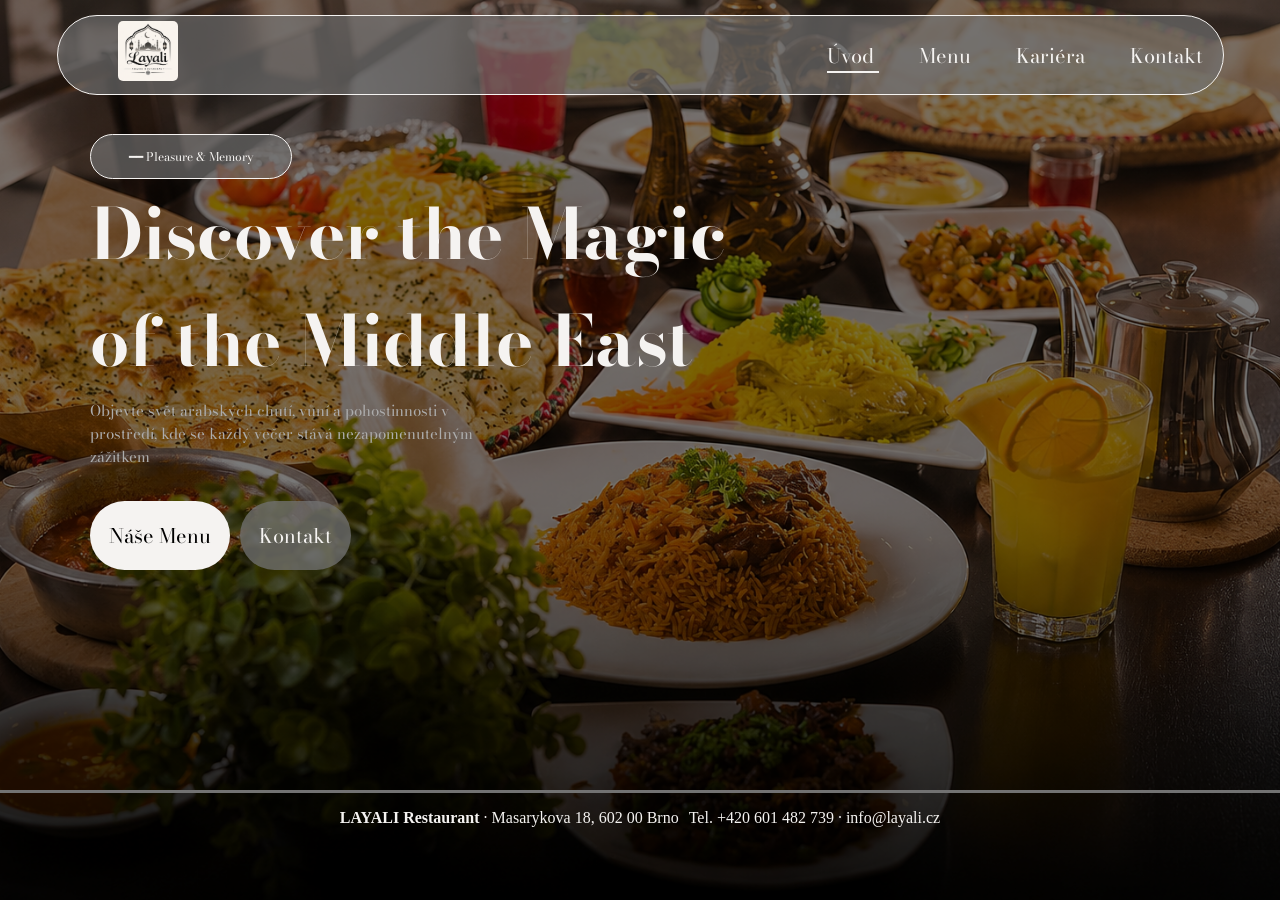
<file: index.html>
<!DOCTYPE html>
<html lang="cs">
<head>
    <meta charset="UTF-8">
    <meta name="viewport" content="width=device-width, initial-scale=1.0">
    <link href="https://fonts.googleapis.com/css2?family=Bodoni+Moda:opsz,wght@6..96,400&display=swap" rel="stylesheet">
    <title>Úvod / Layali</title>
    <link rel="stylesheet" href="layali.css">
    <link rel="icon" href="logo.png">
</head>
<body>
    <div id="pozadi">
        <img src="arab1.png">
    </div>
    <div id="nav">
        <a href="index.html" class="logo"><img src="logo.png" width="60px" ></a>
        <div class="nav2">
            <a  href="index.html" class="oznaceni"> Úvod </a>
            <a href="menu.html"> Menu </a>
            <a href="kariera.html"> Kariéra </a>
            <a href="kontakt.html"> Kontakt </a>
        </div>
    </div>
    <br>
    
    <div class="hlv">
        <div class="deko"> <p> ━━  Pleasure & Memory</p></div>
        <div id="slogan"><h1> Discover the Magic of the Middle East</h1></div>
        <div class="slogan2"><h2> Objevte svět arabských chutí, vůní a pohostinnosti v prostředí, kde se každý večer stává nezapomenutelným zážitkem</h2></div>
    </div>
    <div class="tlk1">
        <div class="tlk2"><a href="menu.html"><p> Náše Menu </p></a></div>
        <div class="tlk3"><a href="kontakt.html"><p> Kontakt </p></a></div>
    </div>
    <div class="foter">
        <footer>
            <p><strong>LAYALI Restaurant</strong> · Masarykova 18, 602 00 Brno</p>
            <p>Tel. <a href="tel:+420601482739">+420 601 482 739</a> ·
            <a href="mailto:info@layali.cz">info@layali.cz</a></p>
        </footer>
    </div>
</body>
</html>
</file>
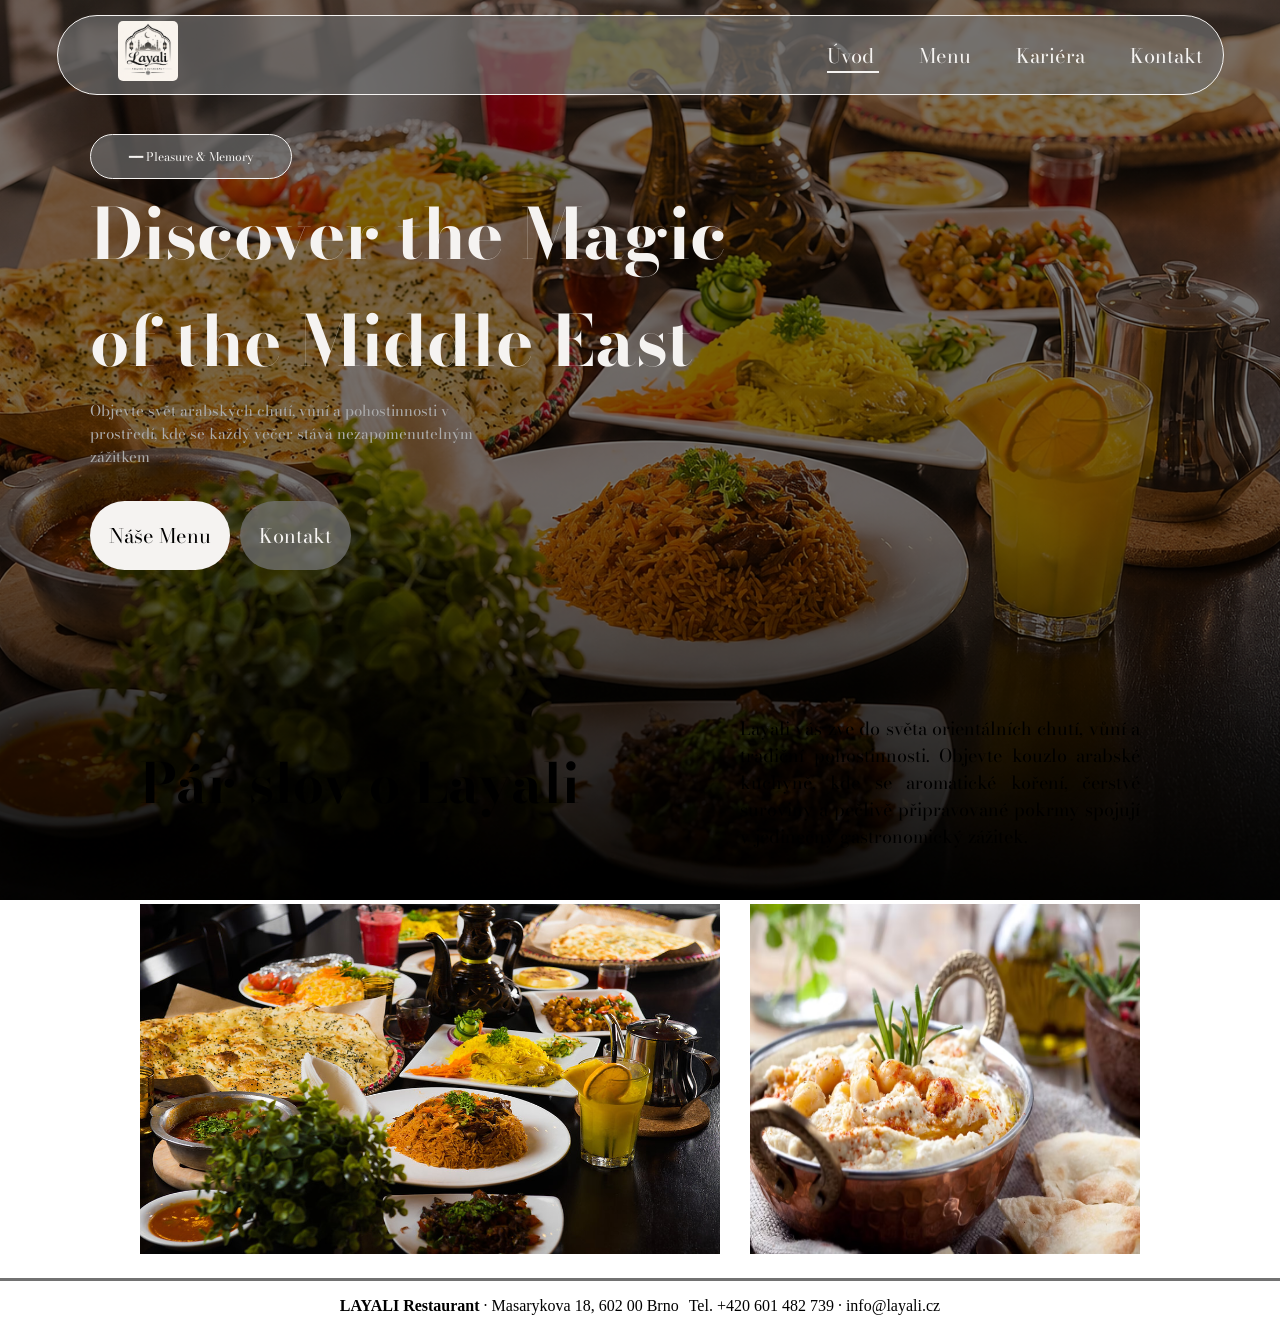
<file: index 1.html>
<!DOCTYPE html>
<html lang="cs">
<head>
    <meta charset="UTF-8">
    <meta name="viewport" content="width=device-width, initial-scale=1.0">
    <link href="https://fonts.googleapis.com/css2?family=Bodoni+Moda:opsz,wght@6..96,400&display=swap" rel="stylesheet">
    <title>Úvod / Layali</title>
    <link rel="stylesheet" href="layali.css">
    <link rel="icon" href="logo.png">
</head>
<body>
    <div id="pozadi">
        <img src="arab1.png">
    </div>
    <div id="nav">
        <a href="index.html" class="logo"><img src="logo.png" width="60px" ></a>
        <div class="nav2">
            <a  href="index.html" class="oznaceni"> Úvod </a>
            <a href="menu.html"> Menu </a>
            <a href="kariera.html"> Kariéra </a>
            <a href="kontakt.html"> Kontakt </a>
        </div>
    </div>
    <br>
    
    <div class="hlv">
        <div class="deko"> <p> ━━  Pleasure & Memory</p></div>
        <div id="slogan"><h1> Discover the Magic of the Middle East</h1></div>
        <div class="slogan2"><h2> Objevte svět arabských chutí, vůní a pohostinnosti v prostředí, kde se každý večer stává nezapomenutelným zážitkem</h2></div>
    </div>
    <div class="tlk1">
        <div class="tlk2"><a href="menu.html"><p> Náše Menu </p></a></div>
        <div class="tlk3"><a href="kontakt.html"><p> Kontakt </p></a></div>
    </div>
    <br>
    <br>
    <br>
    <br>

    <div class="hlv2">
        <h3> Pár slov o Layali </h3>
        <p>
        Layali vás zve do světa orientálních chutí, vůní a tradiční
        pohostinnosti. Objevte kouzlo arabské kuchyně, kde se aromatické
        koření, čerstvé suroviny a pečlivě připravované pokrmy spojují
        v jedinečný gastronomický zážitek.
        </p>
    </div>
    <br>
    <div class="hlv2">
        <img src="arab.png" height="350" width="580">
        <img src="humu.png" height="350" width="390">        
    </div>
    <br>
    <footer>
        <p><strong>LAYALI Restaurant</strong> · Masarykova 18, 602 00 Brno</p>
        <p>Tel. <a href="tel:+420601482739">+420 601 482 739</a> ·
        <a href="mailto:info@layali.cz">info@layali.cz</a></p>
    </footer>
</body>
</html>
</file>
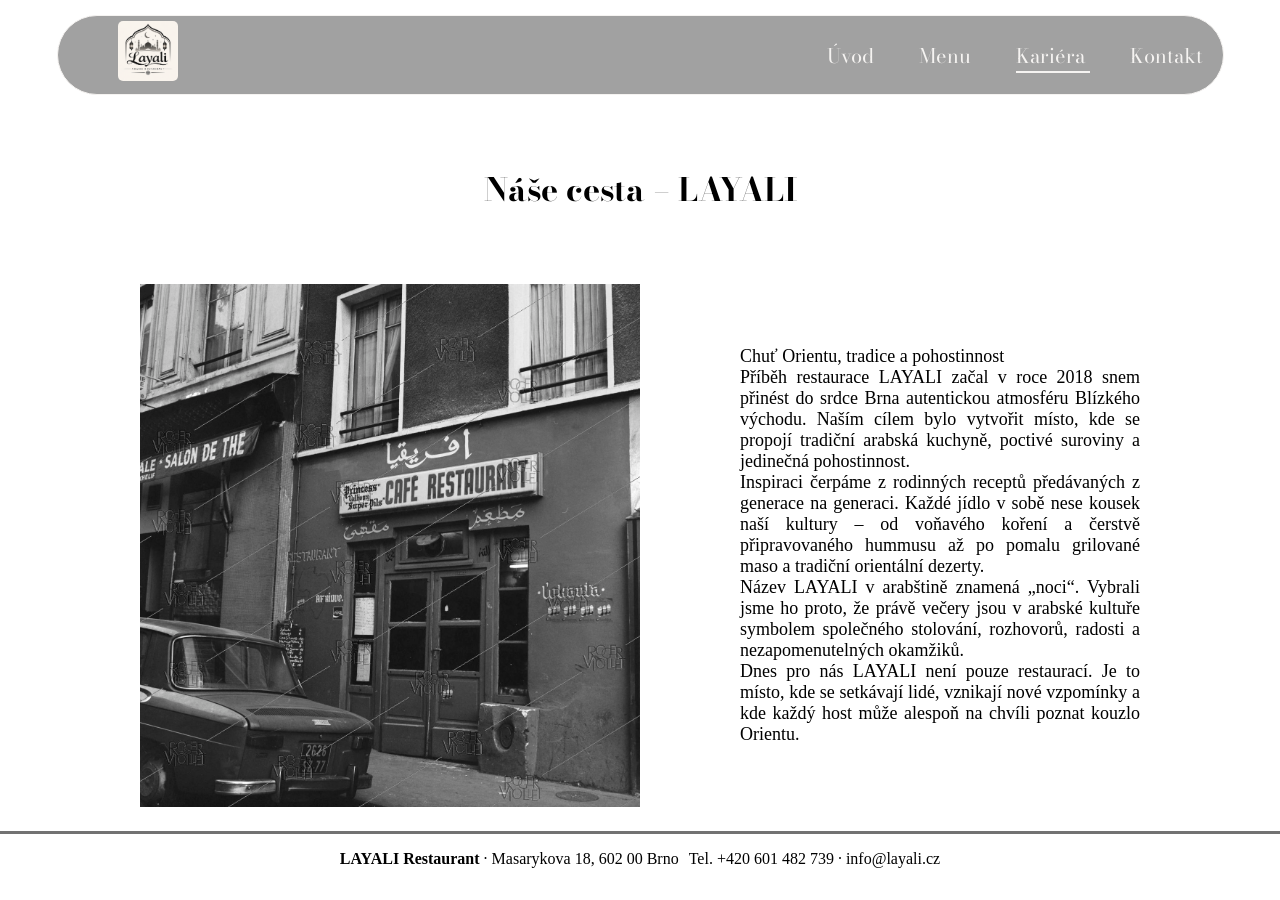
<file: kariera.html>
<!DOCTYPE html>
<html lang="cs">
<head>
    <meta charset="UTF-8">
    <meta name="viewport" content="width=device-width, initial-scale=1.0">
    <link href="https://fonts.googleapis.com/css2?family=Bodoni+Moda:opsz,wght@6..96,400&display=swap" rel="stylesheet">
    <title>Úvod / Layali</title>
    <link rel="stylesheet" href="layali.css">
    <link rel="icon" href="logo.png">
</head>
<body>
    <div id="nav">
        <a href="index.html" class="logo"><img src="logo.png" width="60px" ></a>
        <div class="nav2">
            <a  href="index.html" > Úvod </a>
            <a href="menu.html"> Menu </a>
            <a href="kariera.html" class="oznaceni"> Kariéra </a>
            <a href="kontakt.html"> Kontakt </a>
        </div>
    </div>

    <div class="nad-cesta"><h1>Náše cesta – LAYALI</h1></div>
    <div class="cesta">
        <img src="history.png" width="500">
        <p>
            Chuť Orientu, tradice a pohostinnost
            <br>
            Příběh restaurace LAYALI začal v roce 2018 snem přinést do srdce Brna autentickou atmosféru Blízkého východu. Naším cílem bylo vytvořit místo, kde se propojí tradiční arabská kuchyně, poctivé suroviny a jedinečná pohostinnost.
            <br>
            Inspiraci čerpáme z rodinných receptů předávaných z generace na generaci. Každé jídlo v sobě nese kousek naší kultury – od voňavého koření a čerstvě připravovaného hummusu až po pomalu grilované maso a tradiční orientální dezerty.
            <br>
            Název LAYALI v arabštině znamená „noci“. Vybrali jsme ho proto, že právě večery jsou v arabské kultuře symbolem společného stolování, rozhovorů, radosti a nezapomenutelných okamžiků.
            <br>
            Dnes pro nás LAYALI není pouze restaurací. Je to místo, kde se setkávají lidé, vznikají nové vzpomínky a kde každý host může alespoň na chvíli poznat kouzlo Orientu.
        </p>
    </div>
    <br>
    <footer>
        <p><strong>LAYALI Restaurant</strong> · Masarykova 18, 602 00 Brno</p>
        <p>Tel. <a href="tel:+420601482739">+420 601 482 739</a> ·
        <a href="mailto:info@layali.cz">info@layali.cz</a></p>
    </footer>

</body>
</file>
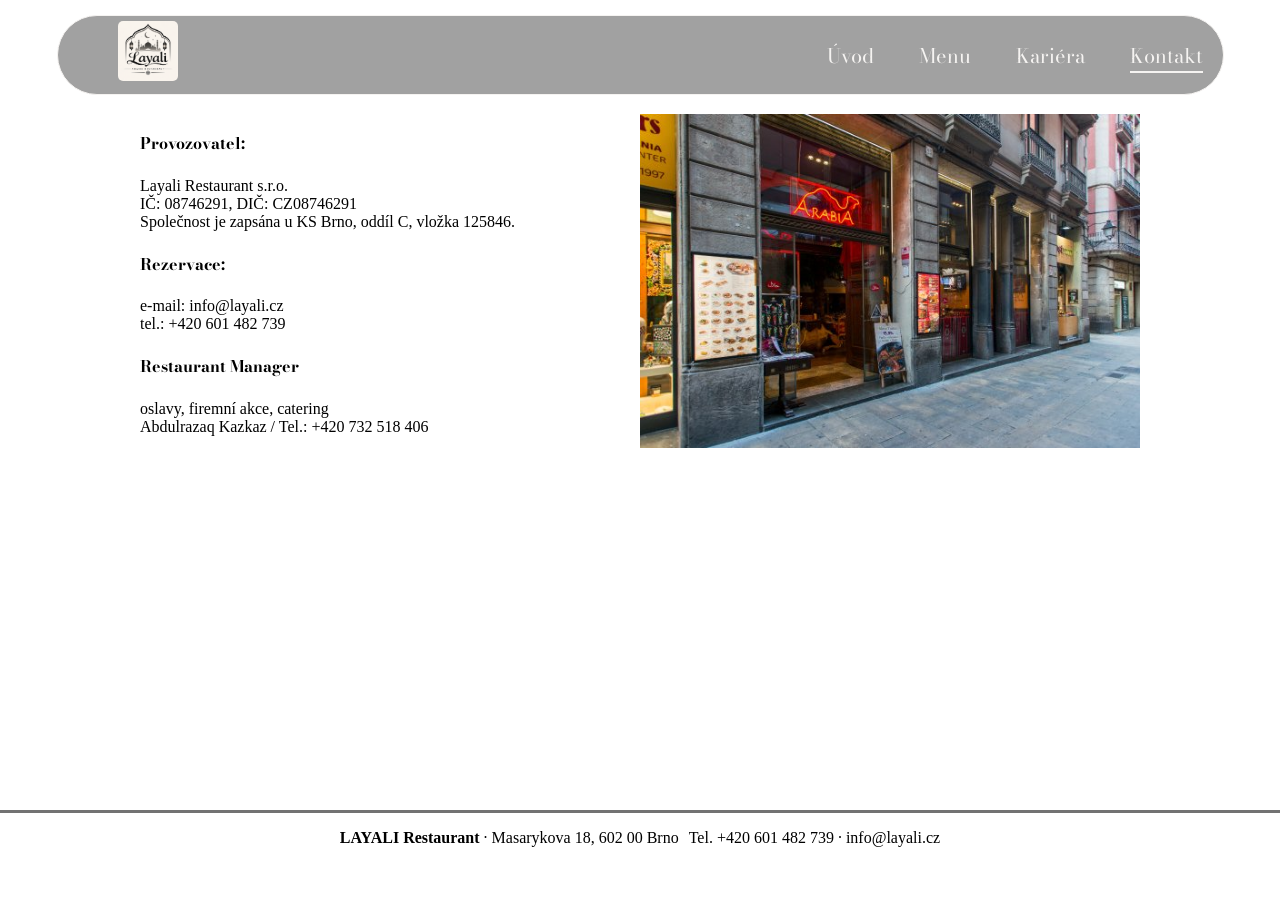
<file: kontakt 1.html>
<!DOCTYPE html>
<html lang="cs">
<head>
    <meta charset="UTF-8">
    <meta name="viewport" content="width=device-width, initial-scale=1.0">
    <link href="https://fonts.googleapis.com/css2?family=Bodoni+Moda:opsz,wght@6..96,400&display=swap" rel="stylesheet">
    <title>Úvod / Layali</title>
    <link rel="stylesheet" href="layali.css">
    <link rel="icon" href="logo.png">
</head>
<body>  
    <div id="nav">
        <a href="index.html" class="logo"><img src="logo.png" width="60px" ></a>
        <div class="nav2">
            <a  href="index.html"> Úvod </a>
            <a href="menu.html"> Menu </a>
            <a href="kariera.html"> Kariéra </a>
            <a href="kontakt.html" class="oznaceni"> Kontakt </a>
        </div>
    </div>
    <div class="info">
        <div class="info2">
            <h4> Provozovatel:</h4>
            <p>
                Layali Restaurant s.r.o.<br>
                IČ: 08746291, DIČ: CZ08746291<br>
                Společnost je zapsána u KS Brno, oddíl C, vložka 125846.<br>
            </p>
            <h4> Rezervace: </h4>
            <p>
                e-mail: info@layali.cz<br>
                tel.: +420 601 482 739<br>
            </p>
            <h4> Restaurant Manager </h4>
            <p>
                oslavy, firemní akce, catering<br>
                Abdulrazaq Kazkaz / Tel.: +420 732 518 406
            </p>    
        </div>
        <img src="outside.png" width="500">
    </div>
    <br>
    <div class="mapa">
        <iframe src="https://www.google.com/maps/embed?pb=!1m18!1m12!1m3!1d34858.67332096648!2d19.848767792775806!3d47.04709562926912!2m3!1f0!2f0!3f0!3m2!1i1024!2i768!4f13.1!3m3!1m2!1s0x47416310cf9d3519%3A0x66b62b7e263c1905!2zTGFudGFpIEJpcnRvayAtIEVza8O8dsWRIMOpcyBSZW5kZXp2w6lueWhlbHlzesOtbg!5e0!3m2!1sen!2scz!4v1793916539679!5m2!1sen!2scz" width="900" height="250" style="border:0;" allowfullscreen="" loading="lazy" referrerpolicy="strict-origin-when-cross-origin"></iframe>
    </div>
    <br>
    <footer>
        <p><strong>LAYALI Restaurant</strong> · Masarykova 18, 602 00 Brno</p>
        <p>Tel. <a href="tel:+420601482739">+420 601 482 739</a> ·
        <a href="mailto:info@layali.cz">info@layali.cz</a></p>
    </footer>
</body>
</file>
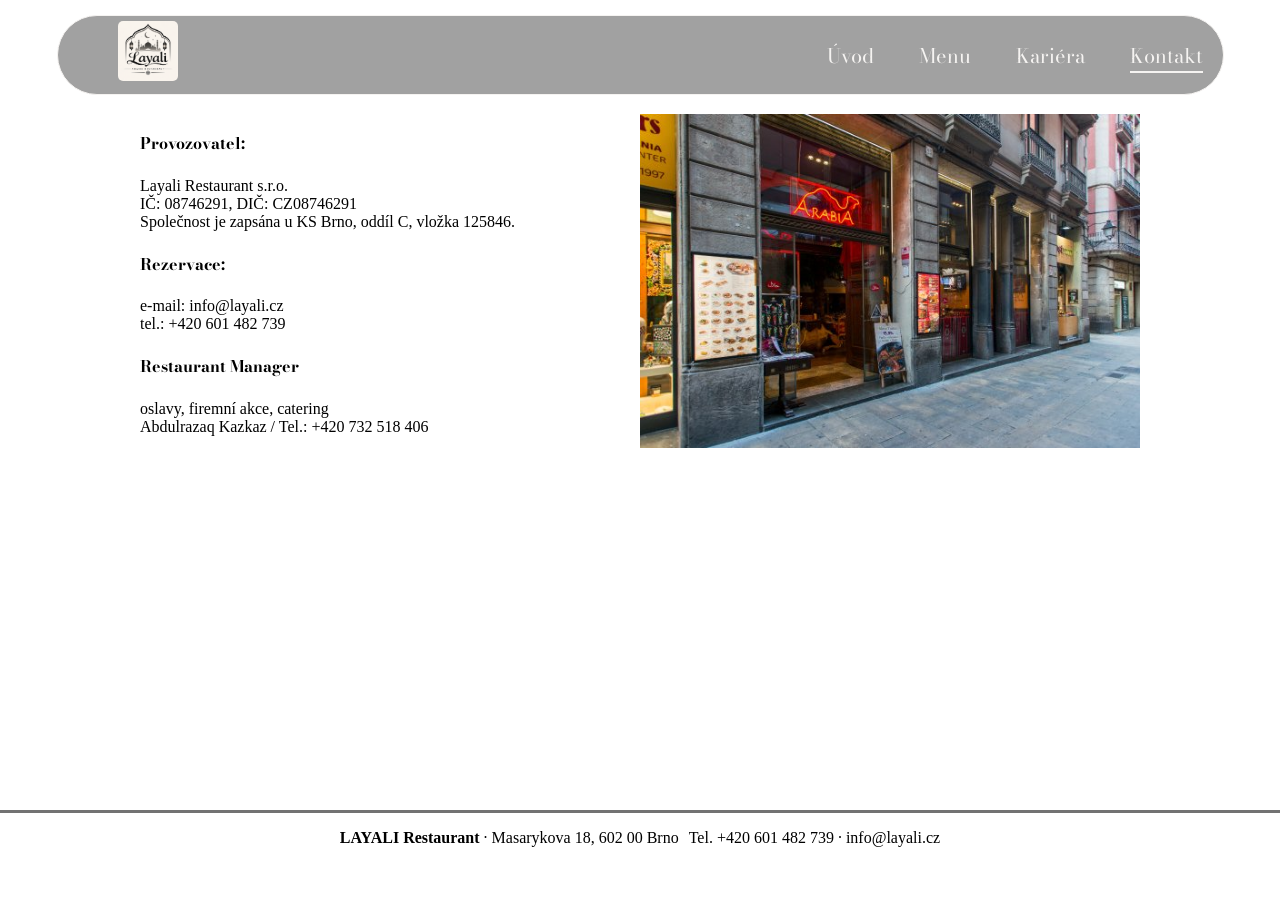
<file: kontakt.html>
<!DOCTYPE html>
<html lang="cs">
<head>
    <meta charset="UTF-8">
    <meta name="viewport" content="width=device-width, initial-scale=1.0">
    <link href="https://fonts.googleapis.com/css2?family=Bodoni+Moda:opsz,wght@6..96,400&display=swap" rel="stylesheet">
    <title>Úvod / Layali</title>
    <link rel="stylesheet" href="layali.css">
    <link rel="icon" href="logo.png">
</head>
<body>  
    <div id="nav">
        <a href="index.html" class="logo"><img src="logo.png" width="60px" ></a>
        <div class="nav2">
            <a  href="index.html"> Úvod </a>
            <a href="menu.html"> Menu </a>
            <a href="kariera.html"> Kariéra </a>
            <a href="kontakt.html" class="oznaceni"> Kontakt </a>
        </div>
    </div>
    <div class="info">
        <div class="info2">
            <h4> Provozovatel:</h4>
            <p>
                Layali Restaurant s.r.o.<br>
                IČ: 08746291, DIČ: CZ08746291<br>
                Společnost je zapsána u KS Brno, oddíl C, vložka 125846.<br>
            </p>
            <h4> Rezervace: </h4>
            <p>
                e-mail: info@layali.cz<br>
                tel.: +420 601 482 739<br>
            </p>
            <h4> Restaurant Manager </h4>
            <p>
                oslavy, firemní akce, catering<br>
                Abdulrazaq Kazkaz / Tel.: +420 732 518 406
            </p>    
        </div>
        <img src="outside.png" width="500">
    </div>
    <br>
    <div class="mapa">
        <iframe src="https://www.google.com/maps/embed?pb=!1m18!1m12!1m3!1d3600!2d16.6103096!3d49.1923384!2m3!1f0!2f0!3f0!3m2!1i1024!2i768!4f13.1!3m3!1m2!1s0x47129456ee022d05%3A0x9ee95069915302e8!2zTWFzYXJ5a292YSA0MDUvMTgsIDYwMiAwMCBCcm5vLW3Em3N0bw==!5e0!3m2!1sen!2scz!4v1794003051480!5m2!1sen!2scz" width="900" height="250" style="border:0;" allowfullscreen="" loading="lazy" referrerpolicy="strict-origin-when-cross-origin"></iframe>
    </div>
    <br>
    <footer>
        <p><strong>LAYALI Restaurant</strong> · Masarykova 18, 602 00 Brno</p>
        <p>Tel. <a href="tel:+420601482739">+420 601 482 739</a> ·
        <a href="mailto:info@layali.cz">info@layali.cz</a></p>
    </footer>
</body>
</file>
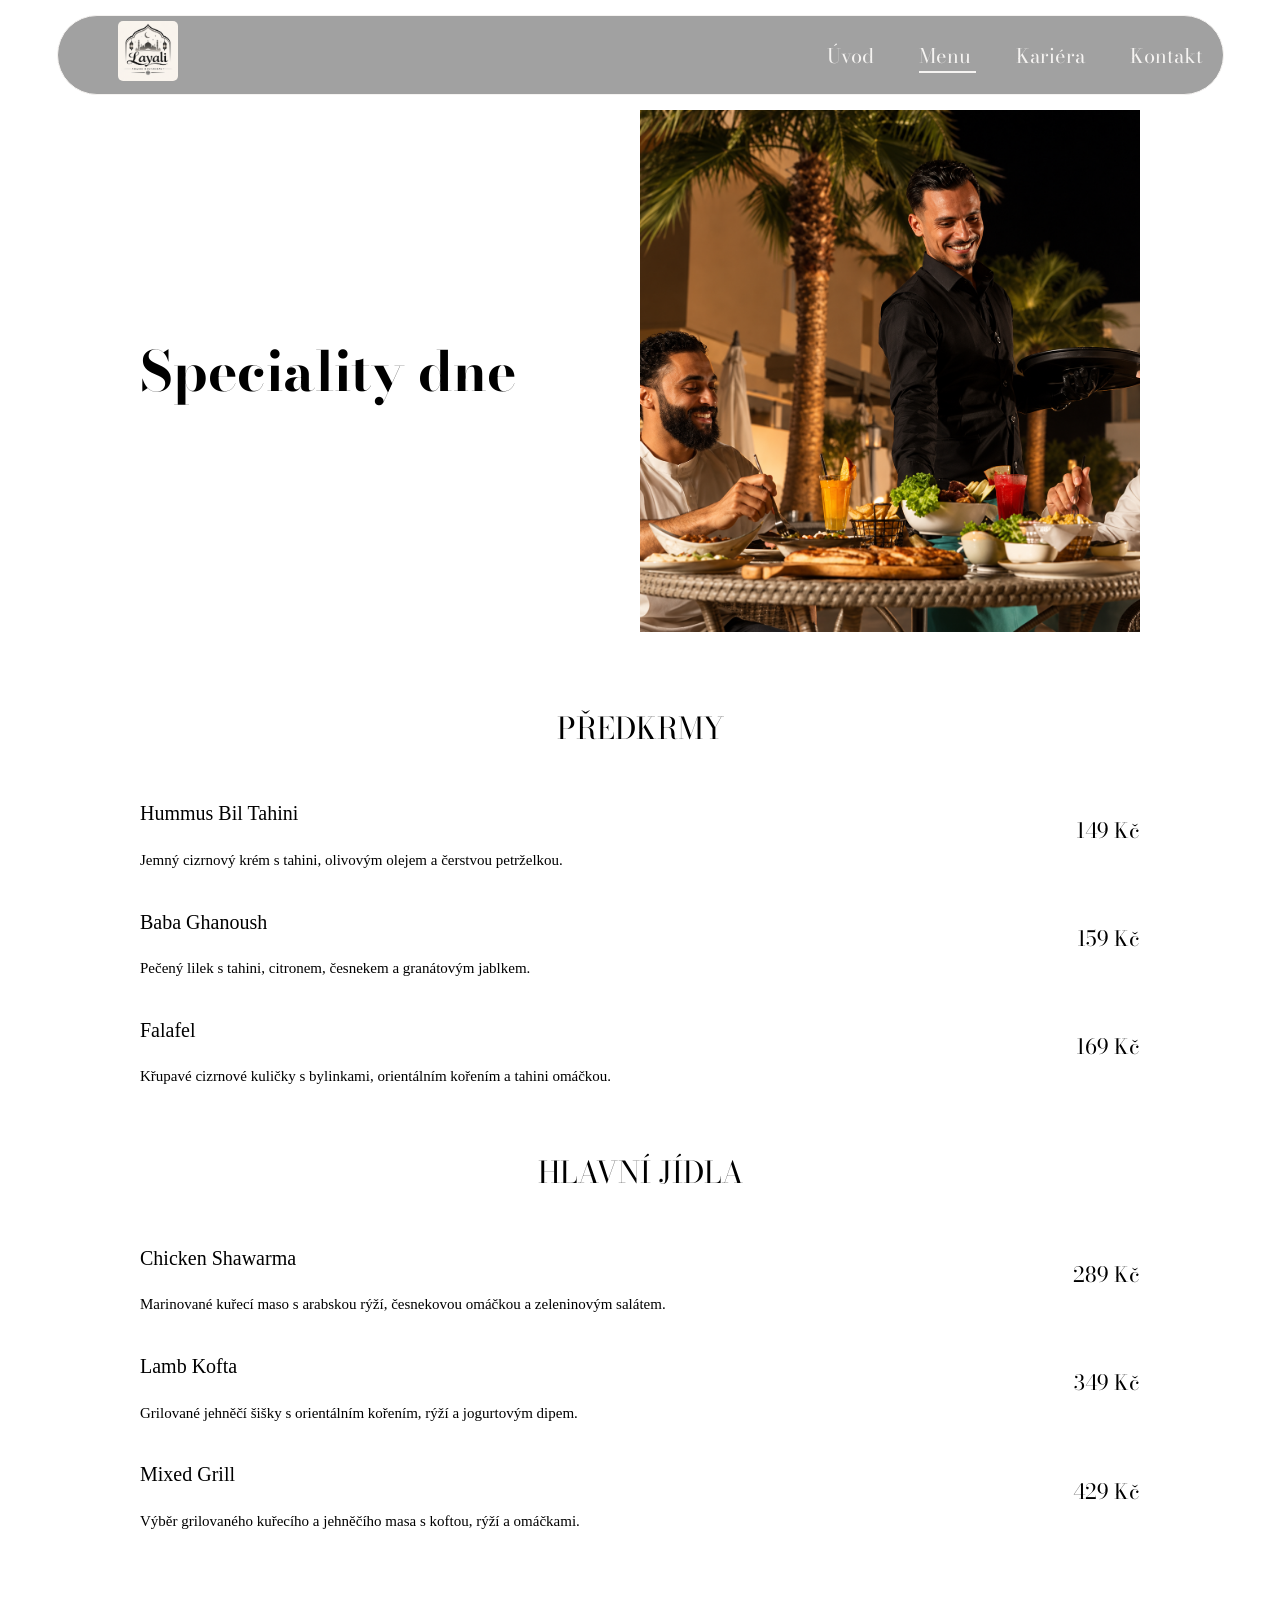
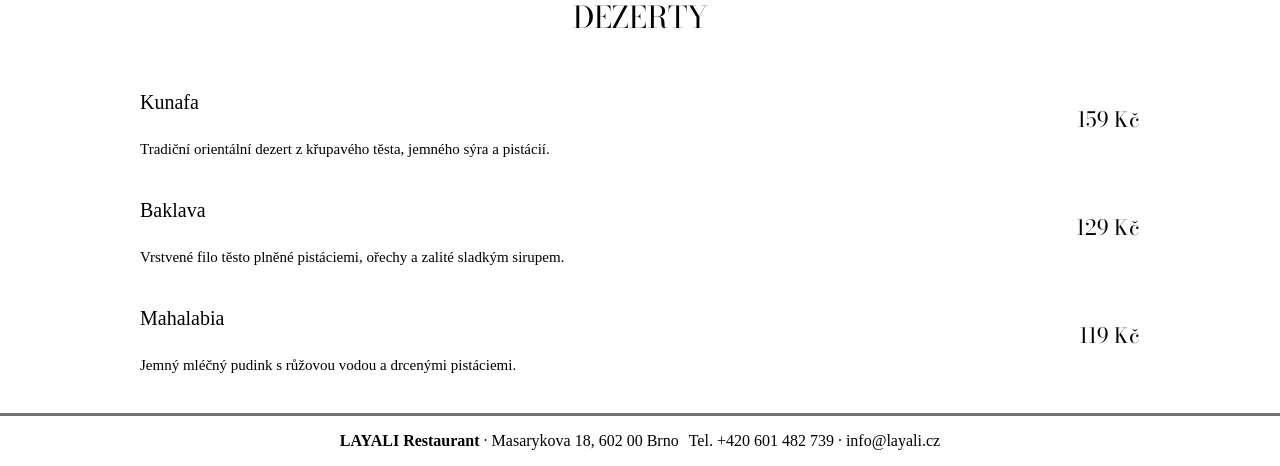
<file: menu.html>
<!DOCTYPE html>
<html lang="cs">
<head>
    <meta charset="UTF-8">
    <meta name="viewport" content="width=device-width, initial-scale=1.0">
    <link href="https://fonts.googleapis.com/css2?family=Bodoni+Moda:opsz,wght@6..96,400&display=swap" rel="stylesheet">
    <title>Úvod / Layali</title>
    <link rel="stylesheet" href="layali.css">
    <link rel="icon" href="logo.png">
</head>
<body>
    <div id="nav">
        <a href="index.html" class="logo"><img src="logo.png" width="60px" ></a>
        <div class="nav2">
            <a  href="index.html" > Úvod </a>
            <a href="menu.html" class="oznaceni"> Menu </a>
            <a href="kariera.html"> Kariéra </a>
            <a href="kontakt.html"> Kontakt </a>
        </div>
    </div>
    
    <div class="hlv2">
        <h3> Speciality dne </h3>
        <img src="waiter.png" width="500">
    </div>
    <br>
    <br>
    <h2>PŘEDKRMY</h2>
    <div class="menu">
        <div>
            <h4>Hummus Bil Tahini</h4>
            <p>Jemný cizrnový krém s tahini, olivovým olejem a čerstvou petrželkou.</p>
        </div>
        <div class="cena">
            <p>149 Kč</p>
        </div>
    </div>

    <div class="menu">
        <div>
            <h4>Baba Ghanoush</h4>
            <p>Pečený lilek s tahini, citronem, česnekem a granátovým jablkem.</p>
        </div>
        <div class="cena">
            <p>159 Kč</p>
        </div>
    </div>

    <div class="menu">
        <div>
            <h4>Falafel</h4>
            <p>Křupavé cizrnové kuličky s bylinkami, orientálním kořením a tahini omáčkou.</p>
        </div>
        <div class="cena">
            <p>169 Kč</p>
        </div>
    </div>
    <br>
    <h2> HLAVNÍ JÍDLA </h2>
    <div class="menu">
        <div>
            <h4>Chicken Shawarma</h4>
            <p>Marinované kuřecí maso s arabskou rýží, česnekovou omáčkou a zeleninovým salátem.</p>
        </div>
        <div class="cena">
            <p>289 Kč</p>
        </div>
    </div>

    <div class="menu">
        <div>
            <h4>Lamb Kofta</h4>
            <p>Grilované jehněčí šišky s orientálním kořením, rýží a jogurtovým dipem.</p>
        </div>
        <div class="cena">
            <p>349 Kč</p>
        </div>
    </div>

    <div class="menu">
        <div>
            <h4>Mixed Grill</h4>
            <p>Výběr grilovaného kuřecího a jehněčího masa s koftou, rýží a omáčkami.</p>
        </div>
        <div class="cena">
            <p>429 Kč</p>
        </div>
    </div>
    <br>
    <h2> DEZERTY</h2>
    <div class="menu">
        <div>
            <h4>Kunafa</h4>
            <p>Tradiční orientální dezert z křupavého těsta, jemného sýra a pistácií.</p>
        </div>
        <div class="cena">
            <p>159 Kč</p>
        </div>
    </div>

    <div class="menu">
        <div>
            <h4>Baklava</h4>
            <p>Vrstvené filo těsto plněné pistáciemi, ořechy a zalité sladkým sirupem.</p>
        </div>
        <div class="cena">
            <p>129 Kč</p>
        </div>
    </div>

    <div class="menu">
        <div>
            <h4>Mahalabia</h4>
            <p>Jemný mléčný pudink s růžovou vodou a drcenými pistáciemi.</p>
        </div>
        <div class="cena">
            <p>119 Kč</p>
        </div>
    </div>
    <br>
    <footer>
        <p><strong>LAYALI Restaurant</strong> · Masarykova 18, 602 00 Brno</p>
        <p>Tel. <a href="tel:+420601482739">+420 601 482 739</a> ·
        <a href="mailto:info@layali.cz">info@layali.cz</a></p>
    </footer>
</body>
</file>
<file: layali.css>
body{
    font-family: 'Bodoni Moda', serif;
    margin: 0;
}

a {
    text-decoration: none;
}
#pozadi{
    position: fixed;
    inset: 0;
    z-index: -1;       
}
#pozadi img{
    position: absolute;
    inset: 0;
    width: 100%;
    height: 100%;
    object-fit: cover;
    filter: brightness(48%);   
}

.logo img{
    border-radius: 5px;
    text-decoration: none;
    margin-bottom: 0;
}

#nav a{
    text-decoration: none;
    color: #F5F3F1;   
    font-size: 20px;
    margin-left:40px;
}

#nav{
    background-color: rgba(114, 114, 114, 0.664);
    padding:5px;
    padding-left: 20px;
    padding-right: 20px;
    border-radius: 50px;
    max-width: 1125px;
    margin: 15px auto;
    display: flex;
    justify-content: space-between;
    align-items: center;
    border:#F5F3F1 solid 0.1px;
}

.oznaceni{
    border-bottom: 2px solid #F5F3F1;
}

#nav a:hover{
    color:black;
}

.deko{
    color: #F5F3F1; 
    background-color:  rgba(114, 114, 114, 0.664);
    border:#F5F3F1 solid 0.1px;
    padding: 0.1px;
    border-radius: 50px;
    max-width: 200px;
    font-size: 12px;
    text-align: center;
    

}

.hlv{
    max-width: 1100px;
    margin:auto;
}

#slogan h1{
    color:#F5F3F1;
    font-size: 70px;
    margin-bottom: 5px;
    margin-top: 1px;
    max-width: 650px;

}
.slogan2 h2{  
    margin-top:0;
    font-size: 15px;
    color:#acacac;
    max-width: 400px;
    
}

.tlk1{
    display: flex;
    gap:10px;
    font-size: 20px;  
    align-items: center;
    margin: auto;
    max-width: 1100px;
}

.tlk2 p{
    background-color: #F5F3F1;
    padding:19px;
    border-radius: 50px;
    color:black;
}

.tlk3 p{
    background-color: rgba(114, 114, 114, 0.765);
    color:#F5F3F1;
    padding:19px;
    border-radius: 50px;
}


.hlv2{
    max-width: 1000px;
    margin:auto;
    display: flex;
    align-items: center;
    justify-content: space-between;
}

.hlv2 h3{
    font-size: 55px;
    max-width: 10000px;
}

.hlv2 p{
    text-align: justify;
    font-size: 18px;
    max-width: 400px;
}

h2{
    font-size: 30px;
    font-weight: lighter;
    display: flex;
    justify-content: center;
}

.menu {
    max-width: 1000px;
    margin:auto;
    display: flex;
    align-items: center;
    justify-content: space-between;
    font-family: 'Times New Roman', Times, serif;
}

.menu h4{
    font-weight: lighter;
    font-size: 20px;
}

.menu p{
    font-size: 15px;

}

.cena p{
    font-size: 21px;
    font-family: 'Bodoni Moda', serif;
}

.info{
    max-width: 1000px;
    margin:auto;
    display: flex;
    align-items: center;
    justify-content: space-between;
}
.info2 p{
     font-family: 'Times New Roman', Times, serif;
}

iframe{
    justify-content: center;
    display: flex;
    border:100px solid black;
}
.mapa{
    display: flex;
    justify-content: center;
    align-items: center;
    margin: 30px;
}

.nad-cesta h1{
    display: flex;
    justify-content: center;
    margin:70px;
    
}

.cesta p{
    text-align: justify;
    max-width: 400px;
    font-family: 'Times New Roman', Times, serif;
    font-size: 18px;
}

.cesta {
    display: flex;
    justify-content: space-between;
    margin: auto;
    max-width: 1000px;
    align-items: center;
}

footer{
    font-family: 'Times New Roman', Times, serif;
    margin: auto;
    display: flex;
    justify-content: center;
    gap:10px;
    border-top:3px solid  rgb(114, 114, 114);

}
footer a{
    color:black;
    text-decoration: none;
}

.foter{
    color:#F5F3F1;
    margin-top:200px;
}
.foter a{
    color:#F5F3F1;
}
</file>
